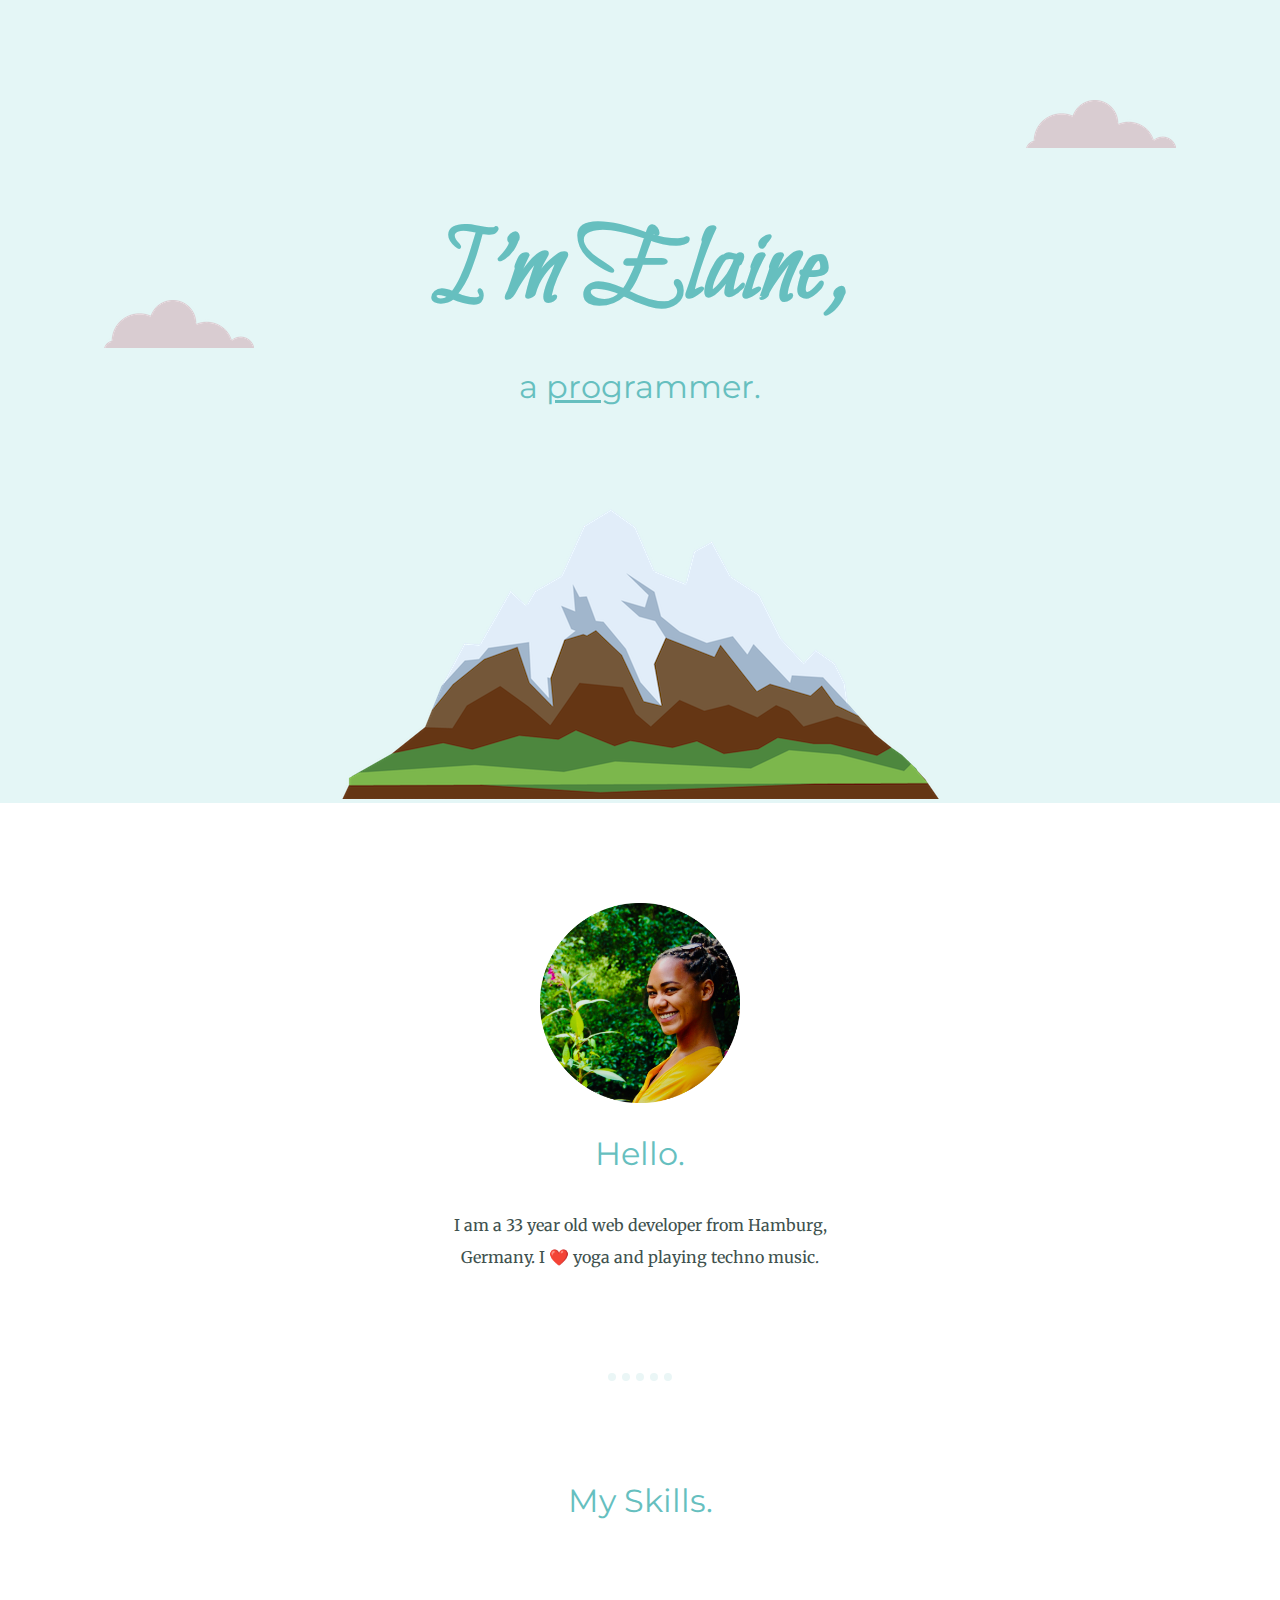
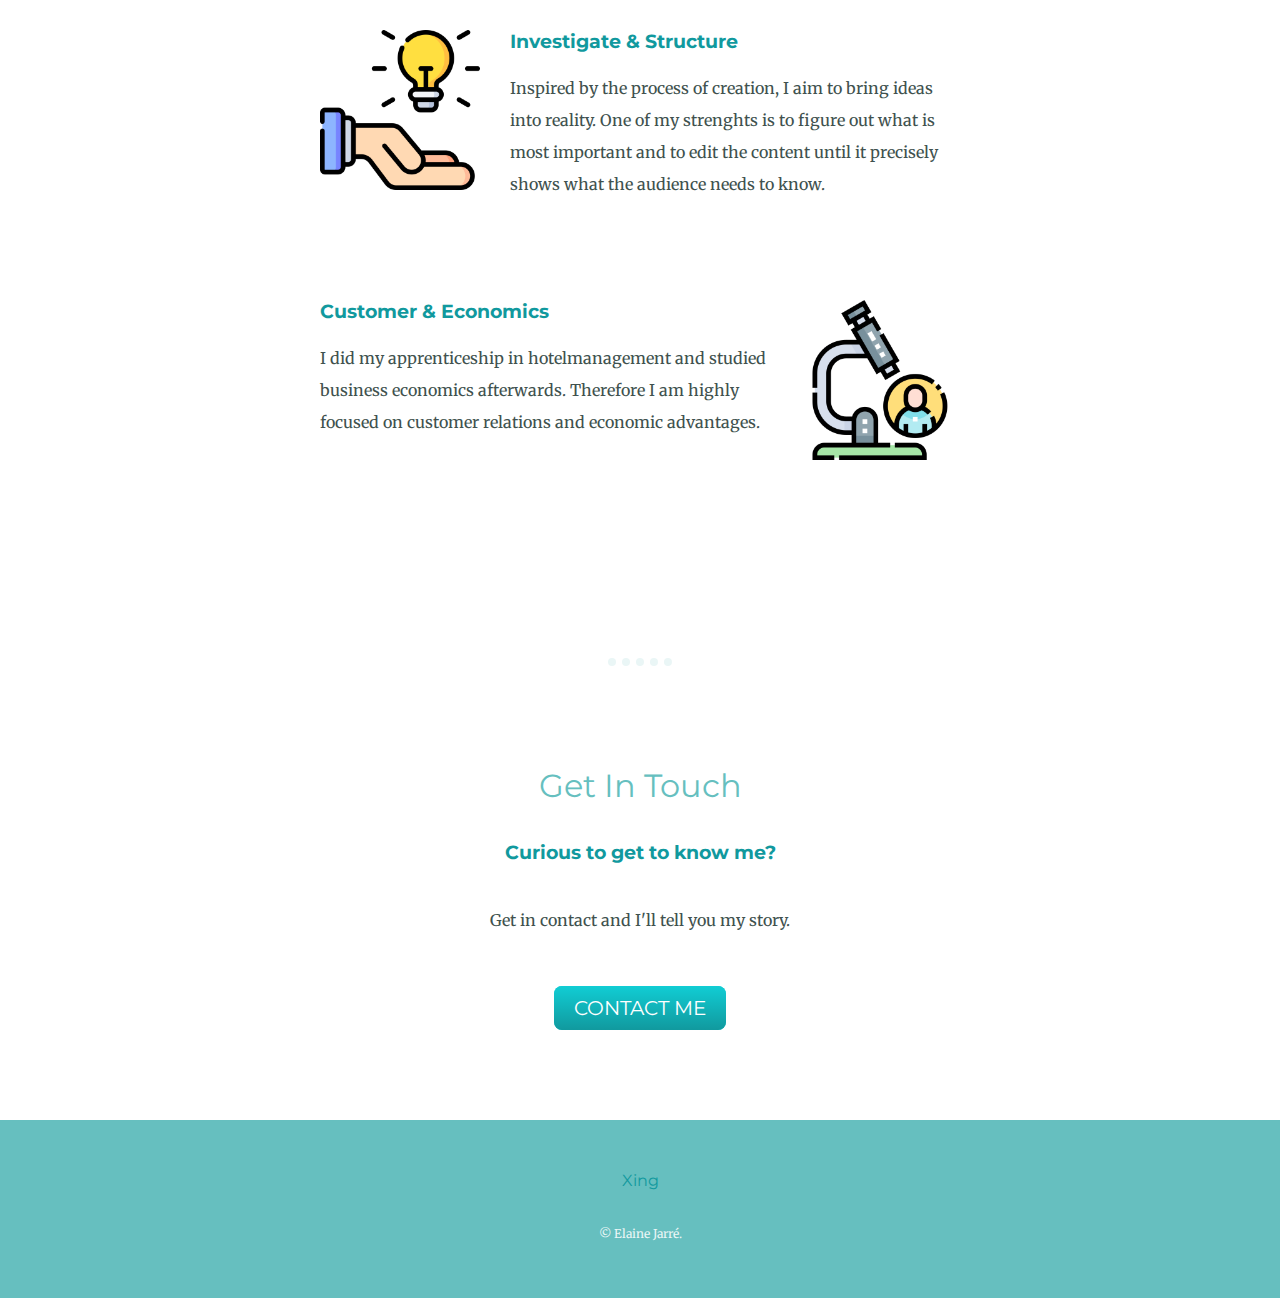
<file: index.html>
<!DOCTYPE html>
<html lang="en" dir="ltr">

<head>
  <meta charset="utf-8">
  <title>Elaine Jarré</title>

  <link rel="stylesheet" href="css/styles.css">
  <link rel="icon" href="favicon.ico">
  <link rel="preconnect" href="https://fonts.googleapis.com">
  <link rel="preconnect" href="https://fonts.gstatic.com" crossorigin>
  <link href="https://fonts.googleapis.com/css2?family=Bilbo+Swash+Caps&family=Merriweather&family=Montserrat&display=swap" rel="stylesheet">


</head>

<body>
  <div class="top-container">
    <img class="bottom-cloud" src="images/cloud.png" alt="cloud-img">
    <img class="top-cloud" src="images/cloud.png" alt="cloud-img">
    <h1>I'm Elaine,</h1>
    <h2>a <span class="pro">pro</span>grammer.</h2>
    <img class="mountain" src="images/mountain.png" alt="mountain-img">
  </div>

  <div class="middle-container">
    <div class="profile">
      <img src="images/elaine.png" alt="Elaine-profil picture" size height="200px">
      <h2>Hello.</h2>
      <p class="intro">I am a 33 year old web developer from Hamburg, Germany. I ❤️ yoga and playing techno music.</p>
    </div>

    <hr>
    <div class="skills">
      <h2>My Skills.</h2>
      <div class="skill-row">
        <img class="creation" src="images/knowledge.png" alt="creation-img">
        <h3>Investigate & Structure</h3>
        <p class= "creation-skill-description">Inspired by the process of creation, I aim to bring ideas into reality.
          One of my strenghts is to figure out what is most important and to edit the content until it precisely shows what the audience needs to know.</p>
      </div>
      <div class="skill-row">
        <img class="microscope" src="images/research.png" alt="microscope-img">
        <h3>Customer & Economics</h3>
        <p>I did my apprenticeship in hotelmanagement and studied business economics afterwards.
          Therefore I am highly focused on customer relations and economic advantages.</p>
      </div>
    </div>
<br>
    <hr>
    <div class="contact-me">
      <h2>Get In Touch</h2>
      <h3>Curious to get to know me?</h3>
      <p class="contact-message">Get in contact and I'll tell you my story.</p>
      <a class="btn" href="mailto:elaine.jarre@gmail.com">CONTACT ME</a>
    </div>
  </div>


  <div class="bottom-container">
    <a class="footer-link" href="https://www.xing.com/profile/Elaine_Jarre/cv">Xing</a>
    <p class="copyright">© Elaine Jarré.</p>
  </div>

</body>

</html>
</file>
<file: css/styles.css>
a {
  color: #11999E;
  font-family: 'Montserrat', sans-serif;
  margin: 10px 20px;
  text-decoration: none;
}
a:hover {
  color: #EAF6F6;
}

body {
  margin: 0;
  text-align: center;
  font-family: 'Merriweather', serif;
}

h1 {
  color: #66BFBF;
  font-family: 'Bilbo Swash Caps', cursive;
  font-size: 6.875rem;
  margin: 50px auto 0 auto;
}

h2 {
  color: #66BFBF;
  font-family: 'Montserrat', sans-serif;
  font-size: 2rem;
  font-weight: normal;
  padding-bottom: 10px;
}

h3 {
  color: #11999E;
  font-family: 'Montserrat', sans-serif;
}

hr {
  border: none;
  border-top: 8px dotted #EAF6F6;
  width: 5%;
  margin: 100px auto;
}
p {
color: #40514E;
line-height: 2;
}

/***********************CLASS SELECTORS****************************/

.btn {
  background: #11cdd4;
  background-image: -webkit-linear-gradient(top, #11cdd4, #11999e);
  background-image: -moz-linear-gradient(top, #11cdd4, #11999e);
  background-image: -ms-linear-gradient(top, #11cdd4, #11999e);
  background-image: -o-linear-gradient(top, #11cdd4, #11999e);
  background-image: linear-gradient(to bottom, #11cdd4, #11999e);
  -webkit-border-radius: 8;
  -moz-border-radius: 8;
  border-radius: 8px;
  font-family: 'Montserrat', sans-serif;
  color: #ffffff;
  font-size: 20px;
  padding: 10px 20px 10px 20px;
  text-decoration: none;
}

.btn:hover {
  background: #30e3cb;
  background-image: -webkit-linear-gradient(top, #30e3cb, #2bc4ad);
  background-image: -moz-linear-gradient(top, #30e3cb, #2bc4ad);
  background-image: -ms-linear-gradient(top, #30e3cb, #2bc4ad);
  background-image: -o-linear-gradient(top, #30e3cb, #2bc4ad);
  background-image: linear-gradient(to bottom, #30e3cb, #2bc4ad);
  text-decoration: none;
}
.copyright {
  color: #EAF6F6;
  font-size: 0.75rem;
  padding: 20px 0;
}
.creation {
width: 25%;
float: left;
margin-right: 30px;
}
.contact-message {
  margin: 40px auto 60px;
}
.microscope {
width: 25%;
float: right;
margin-left: 30px;
}
.pro {
  text-decoration: underline;
}


.intro {
  width: 30%;
  margin: auto;
}
.footer-link {
color: #11999E;
}

.skill-row {
margin: 100px auto 100px auto;
text-align: left;
width: 50%;
}

.top-container {
  background-color: #E4F6F6;
  padding-top: 100px;
}

.middle-container{
  margin: 100px 0 100px 0;
}

.bottom-container {
  background-color: #66BFBF;
  padding: 50px 0 20px;
}

.top-cloud {
  position: relative;
  left: 30%;
}

.bottom-cloud {
  position: relative;
  right: 30%;
  top: 200px;
}
</file>
